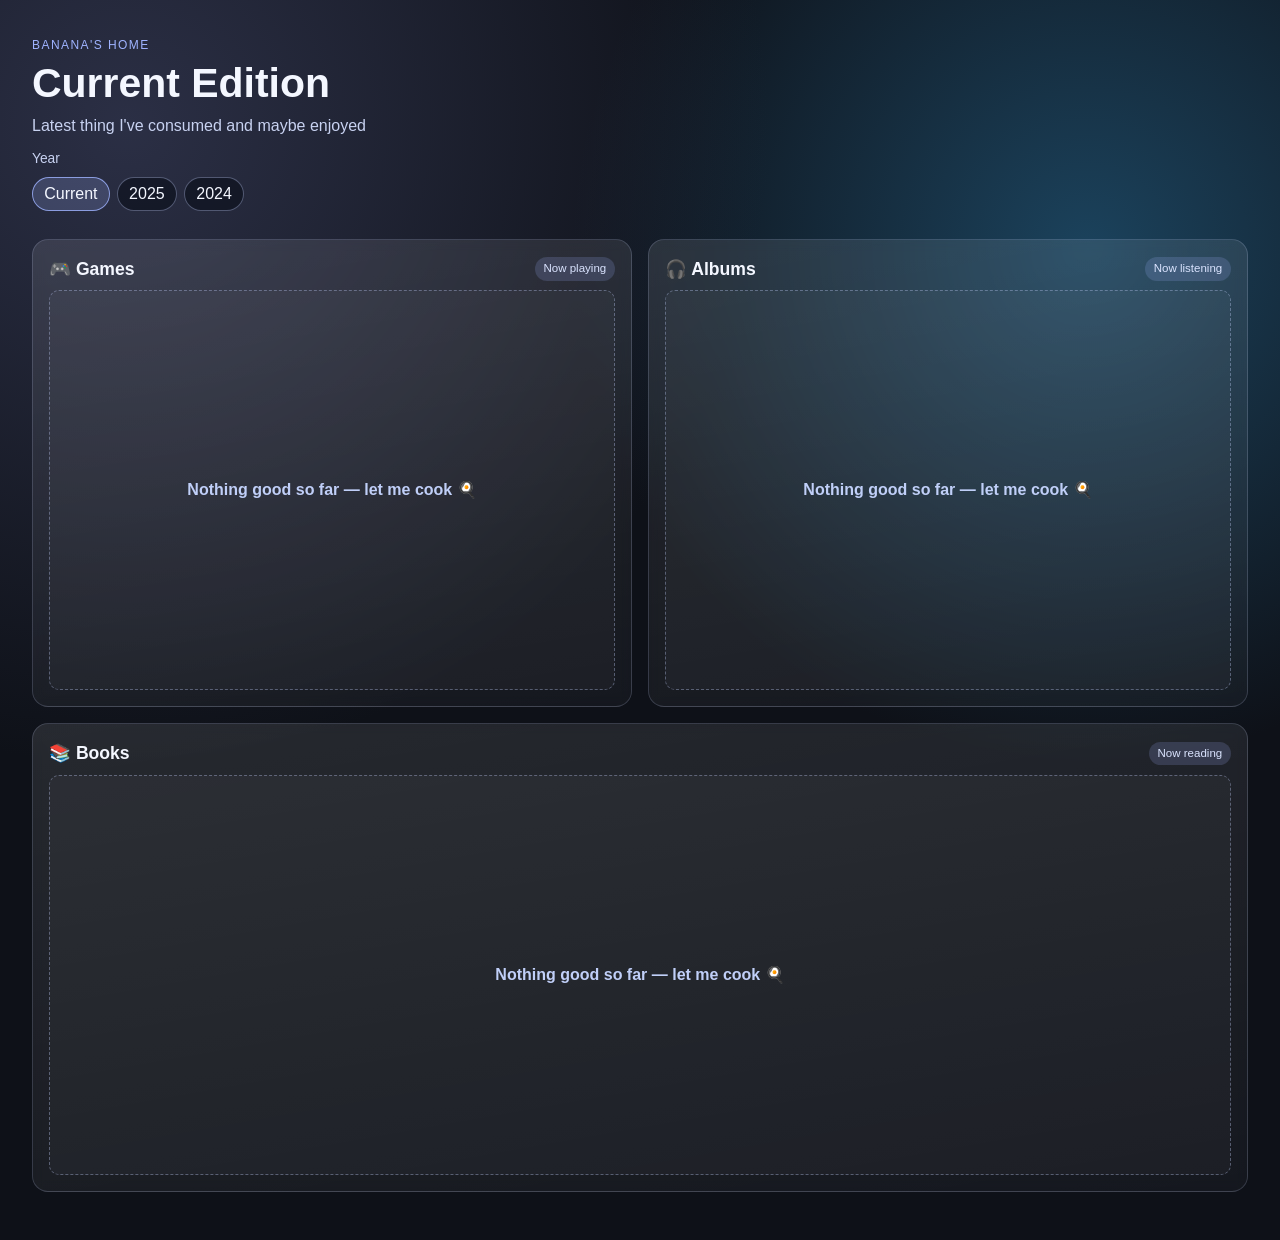
<file: index.html>
<!doctype html>
<html lang="en">
  <head>
    <meta charset="UTF-8" />
    <link rel="icon" type="image/svg+xml" href="/banana.svg" />
    <meta name="viewport" content="width=device-width, initial-scale=1.0" />
    <title>banana-home</title>
    <script type="module" crossorigin src="/assets/index-aHYeFJx4.js"></script>
    <link rel="stylesheet" crossorigin href="/assets/index-B5mhfFsD.css">
  </head>
  <body>
    <div id="app"></div>
  </body>
</html>
</file>
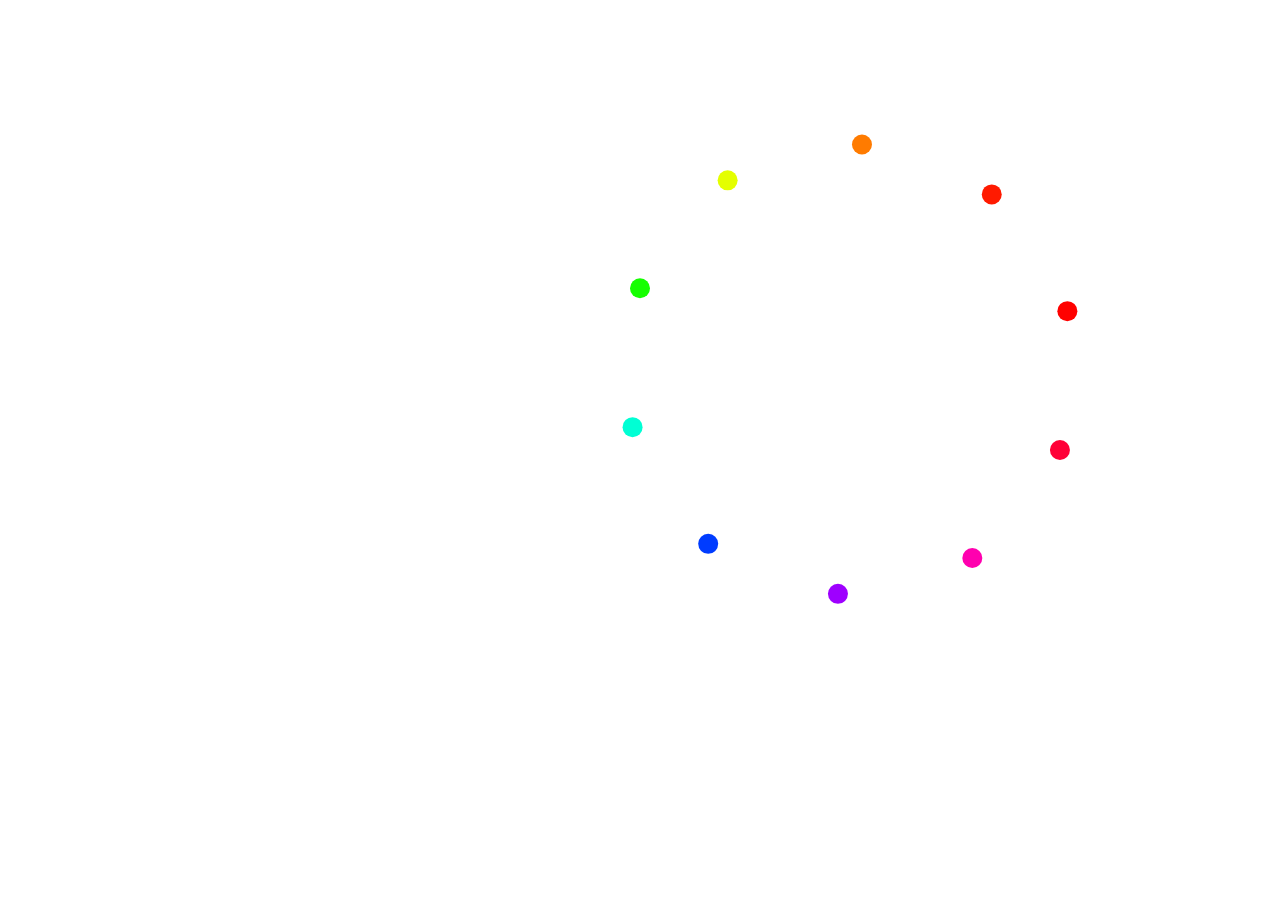
<file: frequencyTester/index.html>
<html>
    <head>
        <style>
            html, body {
                width: 100%;
                height: 100%;
                margin: 0;
            }
        </style>
    </head>
    <center>
        <canvas id="circle" width="800" height="800"></canvas>
        <script src="myscript.js"></script>
    </center>    
</html>
</file>
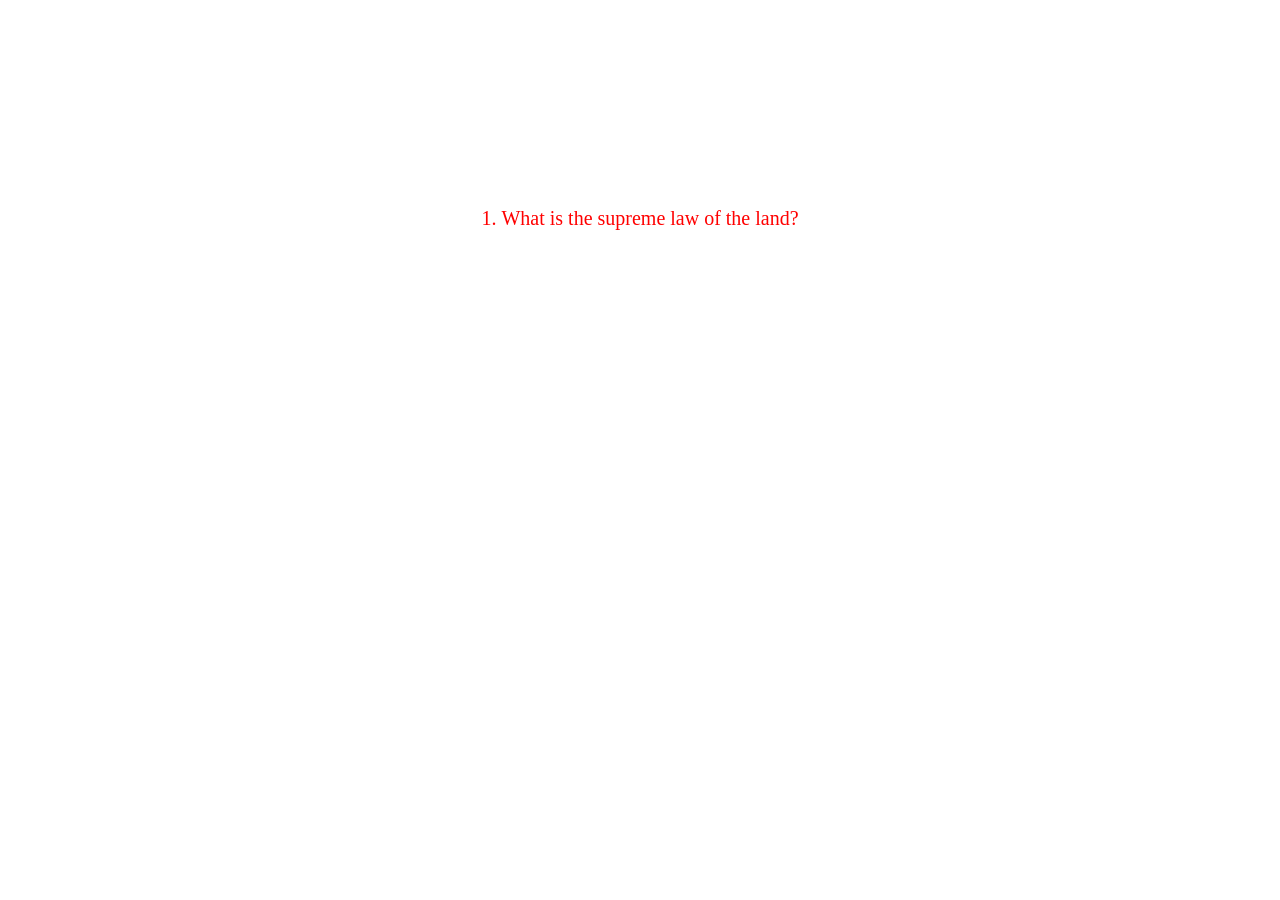
<file: immigrationTester/index.html>
<html>
    <head>
        <style>
            html, body {
                width: 100%;
                height: 100%;
                margin: 0;
            }
        </style>
    </head>
    <center>
        <canvas id="canvas" width="800" height="800"></canvas>
        <script src="myscript.js"></script>
    </center>    
</html>
</file>
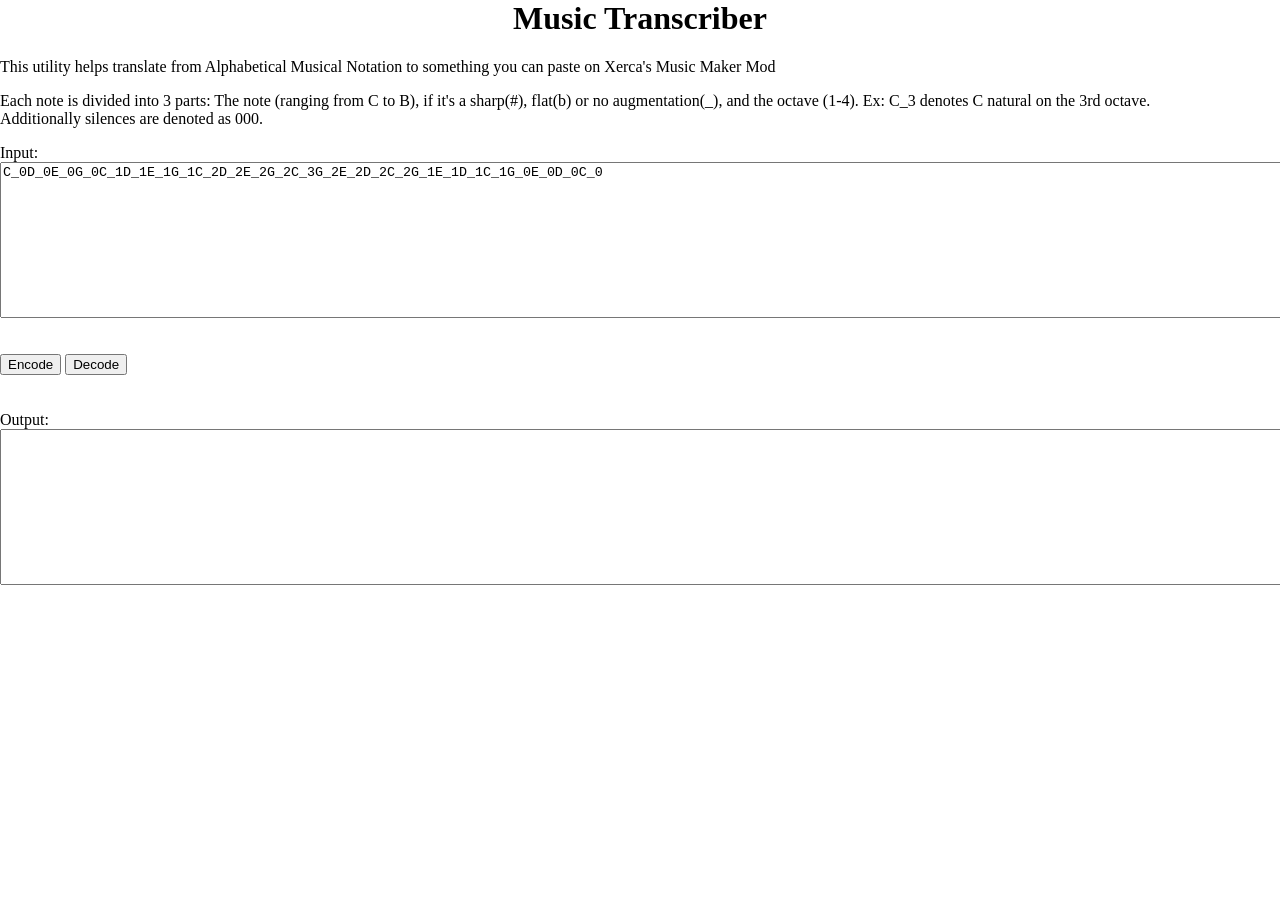
<file: minecraft/musicTranscriber/index.html>
<html>
    <head>
        <style>
            html, body {
                width: 100%;
                height: 100%;
                margin: 0;
            }
        </style>
    </head>
    <center>
        <h1>Music Transcriber</h1>
    </center>
    This utility helps translate from Alphabetical Musical Notation to something you can paste on Xerca's Music Maker Mod<br>
    <p>Each note is divided into 3 parts: The note (ranging from C to B), if it's a sharp(#), flat(b) or no augmentation(_), and the octave (1-4). Ex: C_3 denotes C natural on the 3rd octave. <br> Additionally silences are denoted as 000. </p>
    Input: <br>
    <textarea id="input" rows="10" cols="200">C_0D_0E_0G_0C_1D_1E_1G_1C_2D_2E_2G_2C_3G_2E_2D_2C_2G_1E_1D_1C_1G_0E_0D_0C_0</textarea><br><br><br>
    <button id="encode">Encode</button>
    <button id="decode">Decode</button><br><br><br>
    Output: <br>
    <textarea id="output" rows="10" cols="200"></textarea><br><br><br>
    <script src="myscript.js"></script>
</html>
</file>
<file: assets/index-B5mhfFsD.css>
:root{color:#f4f7ff;font-synthesis:none;text-rendering:optimizelegibility;-webkit-font-smoothing:antialiased;-moz-osx-font-smoothing:grayscale;background:#0e1118;font-family:Inter,Segoe UI,Roboto,Helvetica,Arial,sans-serif;font-weight:400;line-height:1.5}*{box-sizing:border-box}body{background:radial-gradient(circle at 10% 10%,#2b2f45 0%,#0000 40%),radial-gradient(circle at 85% 20%,#1b425c 0%,#0000 35%),#0e1118;min-width:320px;min-height:100vh;margin:0}#app{width:100%;max-width:none;margin:0;padding:2.25rem 2rem 3rem}.page{gap:1.75rem;display:grid}.hero{text-align:left}.eyebrow{text-transform:uppercase;letter-spacing:.12em;color:#9fb3ff;margin:0;font-size:.75rem}h1{margin:.4rem 0;font-size:clamp(2rem,3.2vw,2.8rem);line-height:1.15}.subtitle{color:#c8d2f1;max-width:60ch;margin:0}.year-switcher{gap:.45rem;margin-top:.7rem;display:grid}.year-label{color:#c8d2f1;font-size:.86rem}.year-pill-group{flex-wrap:wrap;gap:.45rem;display:flex}.year-pill{color:#f4f7ff;font:inherit;cursor:pointer;background:#0e121fb8;border:1px solid #c4d0ff59;border-radius:999px;padding:.25rem .7rem}.year-pill:hover{border-color:#c4d0ff8c}.year-pill.active{background:#9fb3ff33;border-color:#9fb3ffcc}.load-error{color:#ffd3d3;margin:.5rem 0 0;font-size:.9rem}.grid{grid-template-columns:1fr;gap:1rem;display:grid}@media (width>=980px){.grid{grid-template-columns:repeat(2,minmax(0,1fr))}:is(.grid:has(>.category-card:only-child),.grid:has(>.category-card:nth-child(2):last-child)){grid-template-columns:1fr}.grid>.category-card:last-child:nth-child(odd){grid-column:1/-1}}.category-card{-webkit-backdrop-filter:blur(6px);backdrop-filter:blur(6px);background:linear-gradient(170deg,#ffffff1a,#ffffff08);border:1px solid #ccd6ff2e;border-radius:16px;min-width:0;padding:1rem}.category-header{justify-content:space-between;align-items:center;gap:.75rem;margin-bottom:.5rem;display:flex}h2{margin:0;font-size:1.1rem}.section-title-link{color:inherit;text-decoration:none}.section-title-link:hover{text-decoration:underline}.badge{color:#dbe4ff;background:#9fb3ff2e;border-radius:999px;padding:.2rem .55rem;font-size:.72rem}ol{margin:0;padding:0}.item-row{grid-template-columns:repeat(auto-fit,minmax(210px,1fr));gap:.75rem;min-width:0;list-style:none;display:grid;overflow-x:hidden}.item-card{background:#0e121fb8;border:1px solid #ccd6ff1f;border-radius:12px;padding:.65rem}.item-row>.item-card:only-child{grid-column:1/-1}.image-slot{width:100%;max-width:var(--section-image-max-width,100%);height:var(--section-image-max-height,360px);background:#ffffff0d;border:1px dashed #c4d0ff66;border-radius:8px;place-items:center;margin-inline:auto;display:grid;overflow:hidden}.image-slot-link{color:inherit;cursor:pointer;text-decoration:none}.image-slot img{width:100%;height:var(--section-image-max-height,360px);object-fit:contain;display:block}.image-slot span{color:#c0cff8;font-size:.78rem}.item-title{color:#fff;margin:.25rem 0 0;font-weight:600}.item-meta{color:#b8c7f0;margin:.1rem 0 0;font-size:.88rem}.item-rating{letter-spacing:.08em;color:#ffd166;margin:.15rem 0 0;font-size:.9rem}.item-note{color:#d4defc;margin:.15rem 0 0;font-size:.85rem}.empty-state{color:#c0cff8;text-align:center;background:#ffffff08;border:1px dashed #c4d0ff59;border-radius:10px;place-items:center;min-height:400px;margin:0;padding:.9rem;font-weight:800;display:grid}@media (width<=680px){#app{padding:1.5rem 1rem 2rem}.category-card{border-radius:14px}}
</file>
